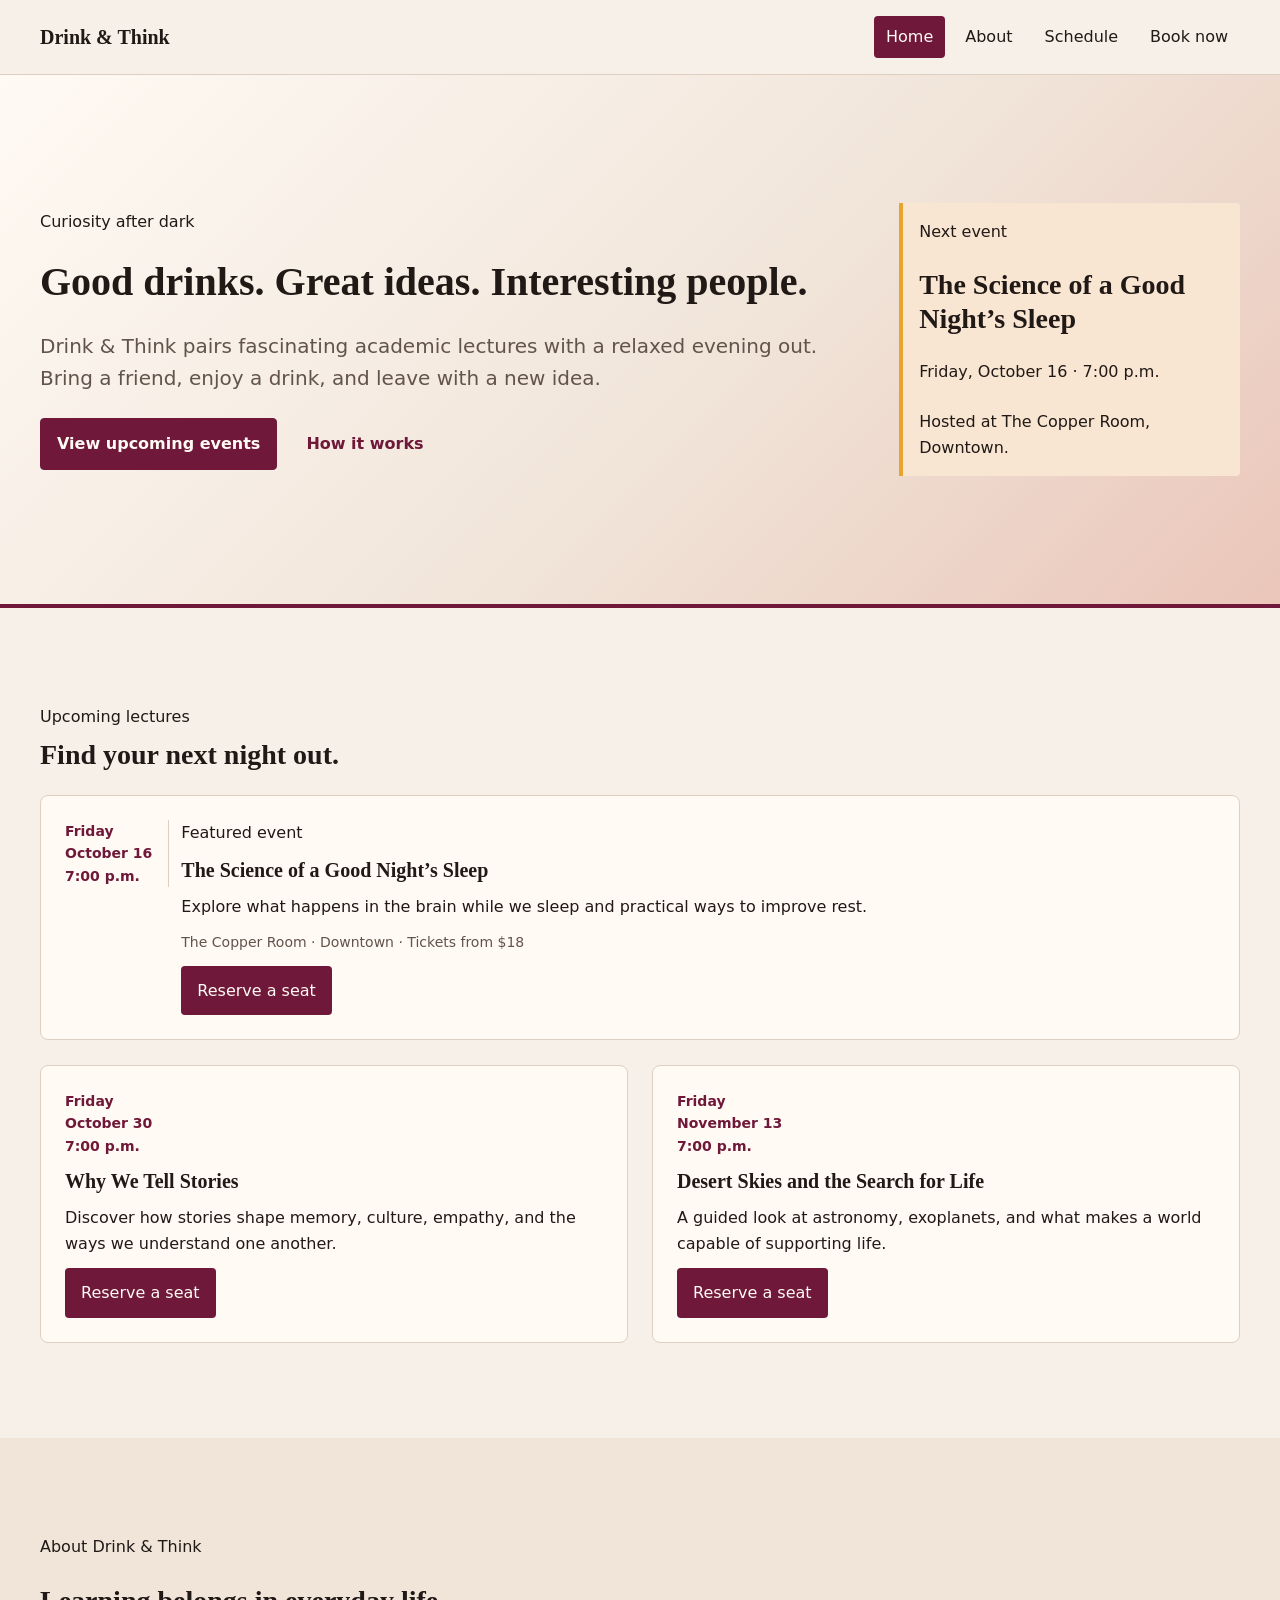
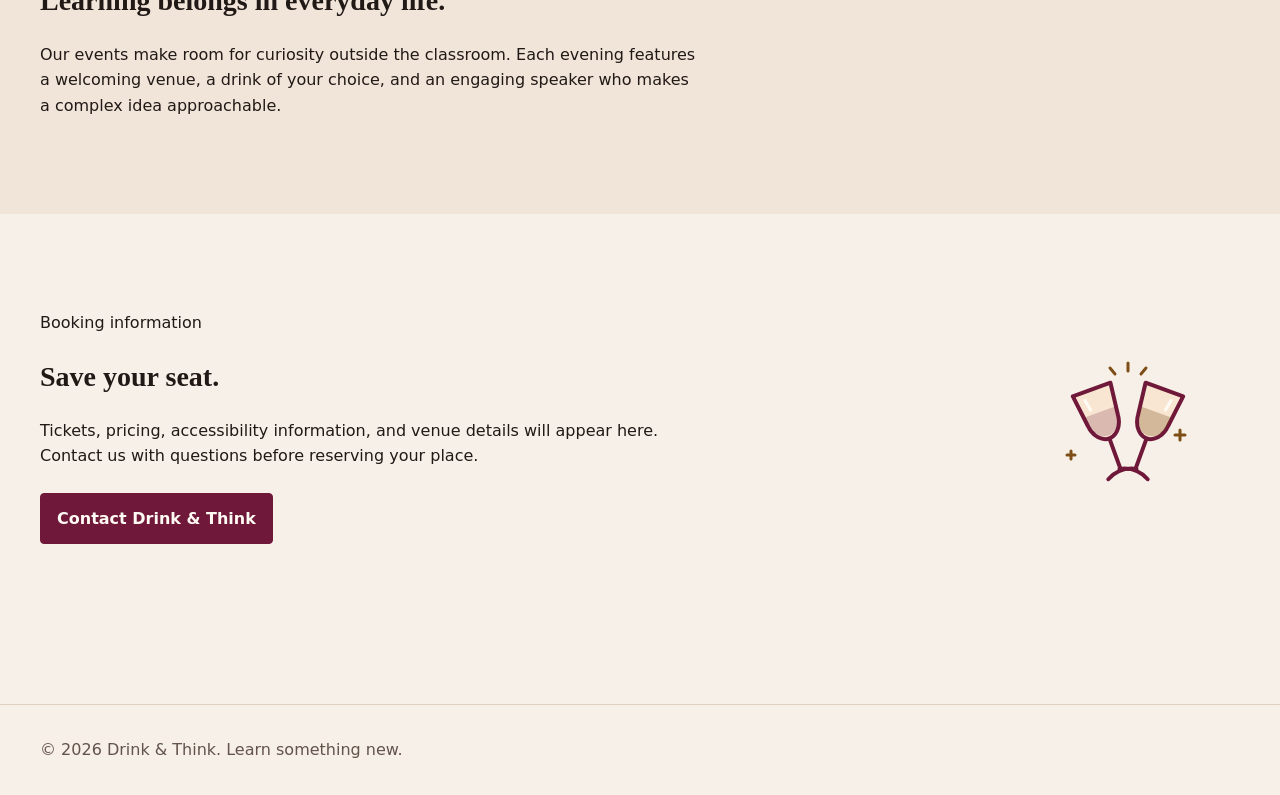
<file: index.html>
<!doctype html>
<html lang="en">
  <head>
    <meta charset="UTF-8" />
    <meta name="viewport" content="width=device-width, initial-scale=1.0" />
    <title>Drink &amp; Think | Academic Lectures and a Night Out</title>
    <meta
      name="description"
      content="Explore the Drink &amp; Think capstone concept: academic lectures, relaxed conversation, and sample events about sleep, storytelling, and astronomy."
    />
    <link
      rel="canonical"
      href="https://harleyqmyerr.github.io/DrinkandThink/"
    />
    <link rel="stylesheet" href="style.css" />
  </head>

  <body>
    <a class="skip-link" href="#main-content">Skip to main content</a>
    <header class="site-header">
      <div class="l-container site-nav">
        <a class="site-logo" href="index.html">Drink & Think</a>

        <nav aria-label="Main navigation">
          <ul class="site-nav__list">
            <li>
              <a class="site-nav__link" aria-current="page" href="index.html"
                >Home</a
              >
            </li>
            <li><a class="site-nav__link" href="about.html">About</a></li>
            <li><a class="site-nav__link" href="schedule.html">Schedule</a></li>
            <li><a class="site-nav__link" href="contact.html">Book now</a></li>
          </ul>
        </nav>
      </div>
    </header>

    <main id="main-content" tabindex="-1">
      <section class="hero">
        <div class="l-container hero__layout">
          <div class="l-stack">
            <p class="eyebrow">Curiosity after dark</p>
            <h1>Good drinks. Great ideas. Interesting people.</h1>
            <p class="hero__text">
              Drink & Think pairs fascinating academic lectures with a relaxed
              evening out. Bring a friend, enjoy a drink, and leave with a new
              idea.
            </p>
            <div class="l-cluster">
              <a class="button" href="schedule.html">View upcoming events</a>
              <a class="button button--secondary" href="#about">How it works</a>
            </div>
          </div>

          <aside class="callout l-stack" aria-labelledby="next-event-heading">
            <p class="eyebrow">Next event</p>
            <h2 id="next-event-heading">The Science of a Good Night’s Sleep</h2>
            <p>Friday, October 16 · 7:00 p.m.</p>
            <p>Hosted at The Copper Room, Downtown.</p>
          </aside>
        </div>
      </section>

      <section class="section" id="events">
        <div class="l-container l-stack">
          <div class="section-heading">
            <p class="eyebrow">Upcoming lectures</p>
            <h2>Find your next night out.</h2>
          </div>

          <!-- Wide context: direct child of the main content container -->
          <article class="event-card">
            <div class="event-card__layout">
              <div class="event-card__date">
                <p>Friday</p>
                <time datetime="2026-10-16">October 16</time>
                <p>7:00 p.m.</p>
              </div>

              <div class="event-card__content">
                <p class="eyebrow">Featured event</p>
                <h3>The Science of a Good Night’s Sleep</h3>
                <p>
                  Explore what happens in the brain while we sleep and practical
                  ways to improve rest.
                </p>
                <p class="event-card__details">
                  The Copper Room · Downtown · Tickets from $18
                </p>
                <a class="event-card__link" href="#booking">Reserve a seat</a>
              </div>
            </div>
          </article>

          <!-- Narrower contexts: each event card is inside the schedule grid -->
          <div class="l-grid">
            <article class="event-card">
              <div class="event-card__layout">
                <div class="event-card__date">
                  <p>Friday</p>
                  <time datetime="2026-10-30">October 30</time>
                  <p>7:00 p.m.</p>
                </div>

                <div class="event-card__content">
                  <h3>Why We Tell Stories</h3>
                  <p>
                    Discover how stories shape memory, culture, empathy, and the
                    ways we understand one another.
                  </p>
                  <a class="event-card__link" href="#booking">Reserve a seat</a>
                </div>
              </div>
            </article>

            <article class="event-card">
              <div class="event-card__layout">
                <div class="event-card__date">
                  <p>Friday</p>
                  <time datetime="2026-11-13">November 13</time>
                  <p>7:00 p.m.</p>
                </div>

                <div class="event-card__content">
                  <h3>Desert Skies and the Search for Life</h3>
                  <p>
                    A guided look at astronomy, exoplanets, and what makes a
                    world capable of supporting life.
                  </p>
                  <a class="event-card__link" href="#booking">Reserve a seat</a>
                </div>
              </div>
            </article>
          </div>
        </div>
      </section>

      <section class="section section--muted" id="about">
        <div class="l-container l-stack">
          <p class="eyebrow">About Drink & Think</p>
          <h2>Learning belongs in everyday life.</h2>
          <p class="measure">
            Our events make room for curiosity outside the classroom. Each
            evening features a welcoming venue, a drink of your choice, and an
            engaging speaker who makes a complex idea approachable.
          </p>
        </div>
      </section>

      <section class="section" id="booking">
        <div class="l-container l-stack">
          <p class="eyebrow">Booking information</p>
          <h2>Save your seat.</h2>
          <p class="measure">
            Tickets, pricing, accessibility information, and venue details will
            appear here. Contact us with questions before reserving your place.
          </p>
          <a class="button" href="contact.html">Contact Drink &amp; Think</a>
          <img
            class="cheers-decoration"
            src="Assets/cheers.svg"
            alt=""
            width="160"
            height="160"
          />
        </div>
      </section>
    </main>

    <footer class="site-footer">
      <div class="l-container">
        <p>© 2026 Drink & Think. Learn something new.</p>
      </div>
    </footer>
  </body>
</html>
</file>
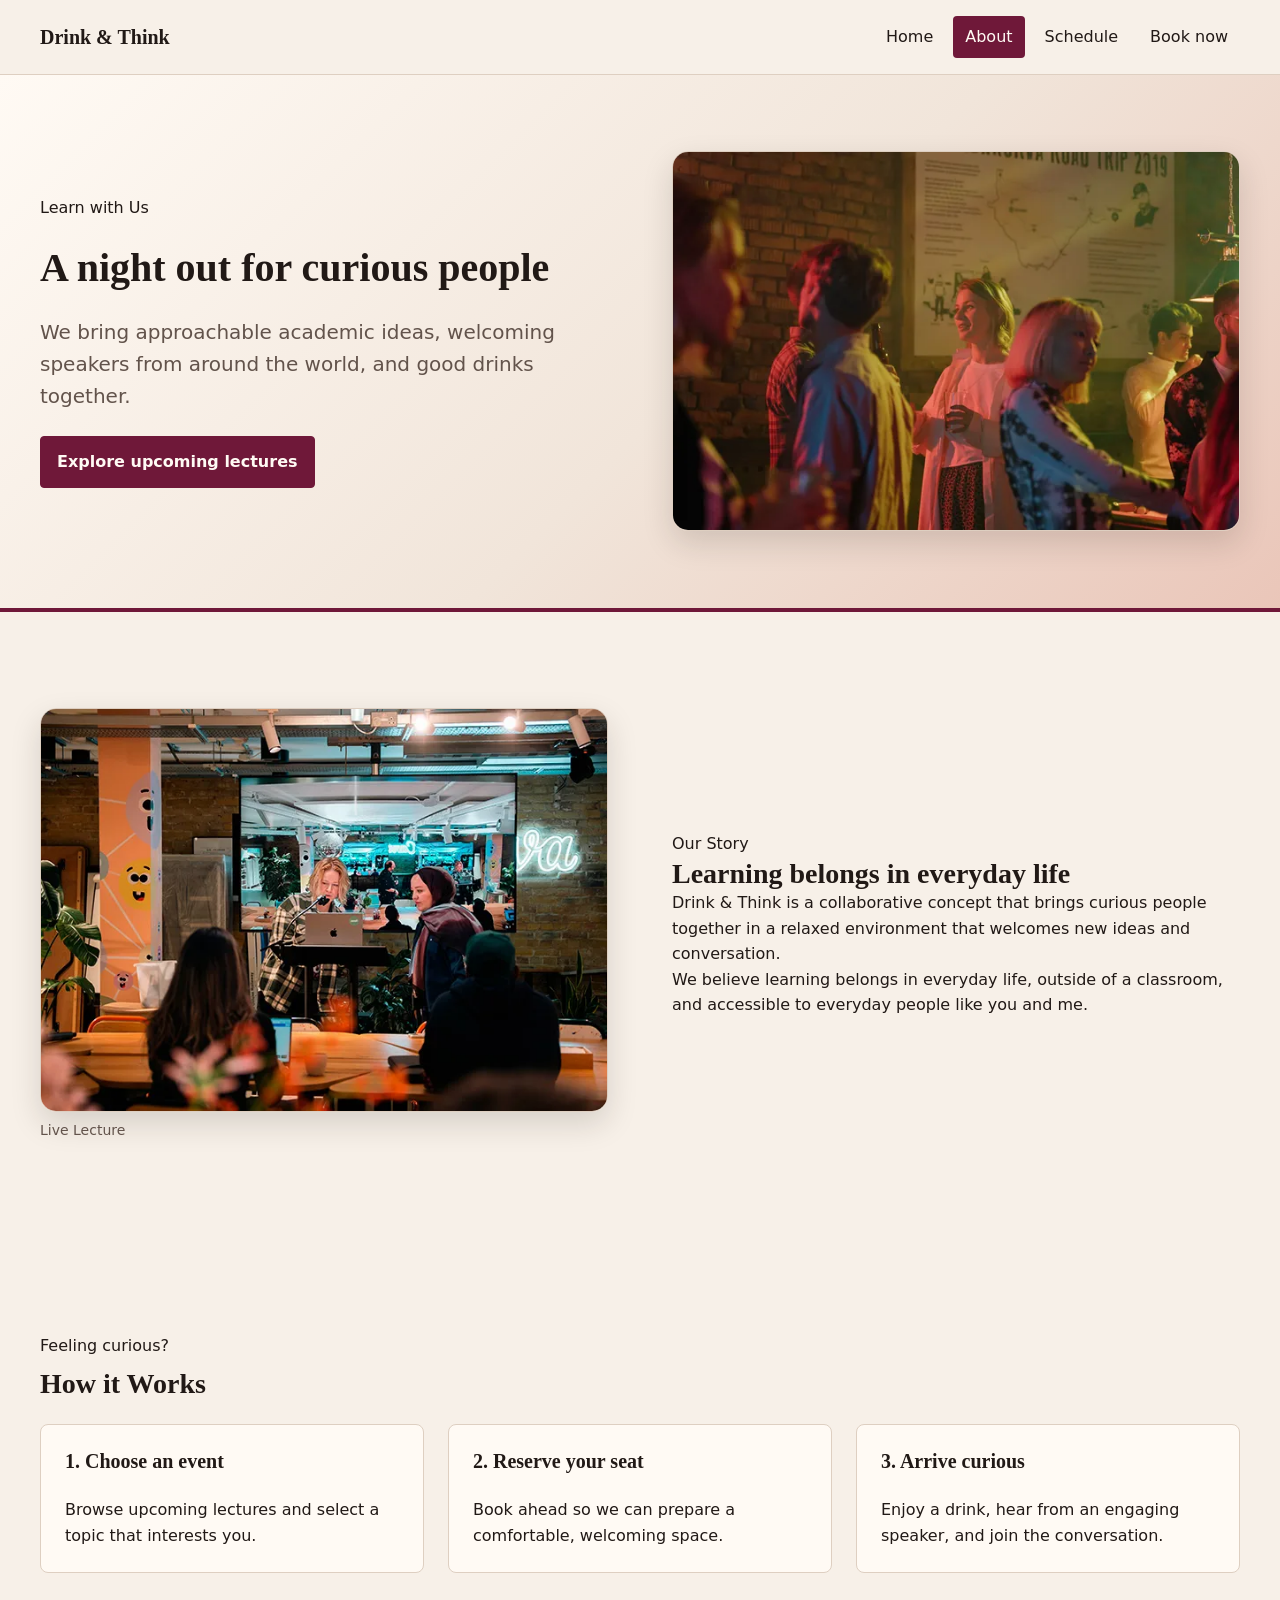
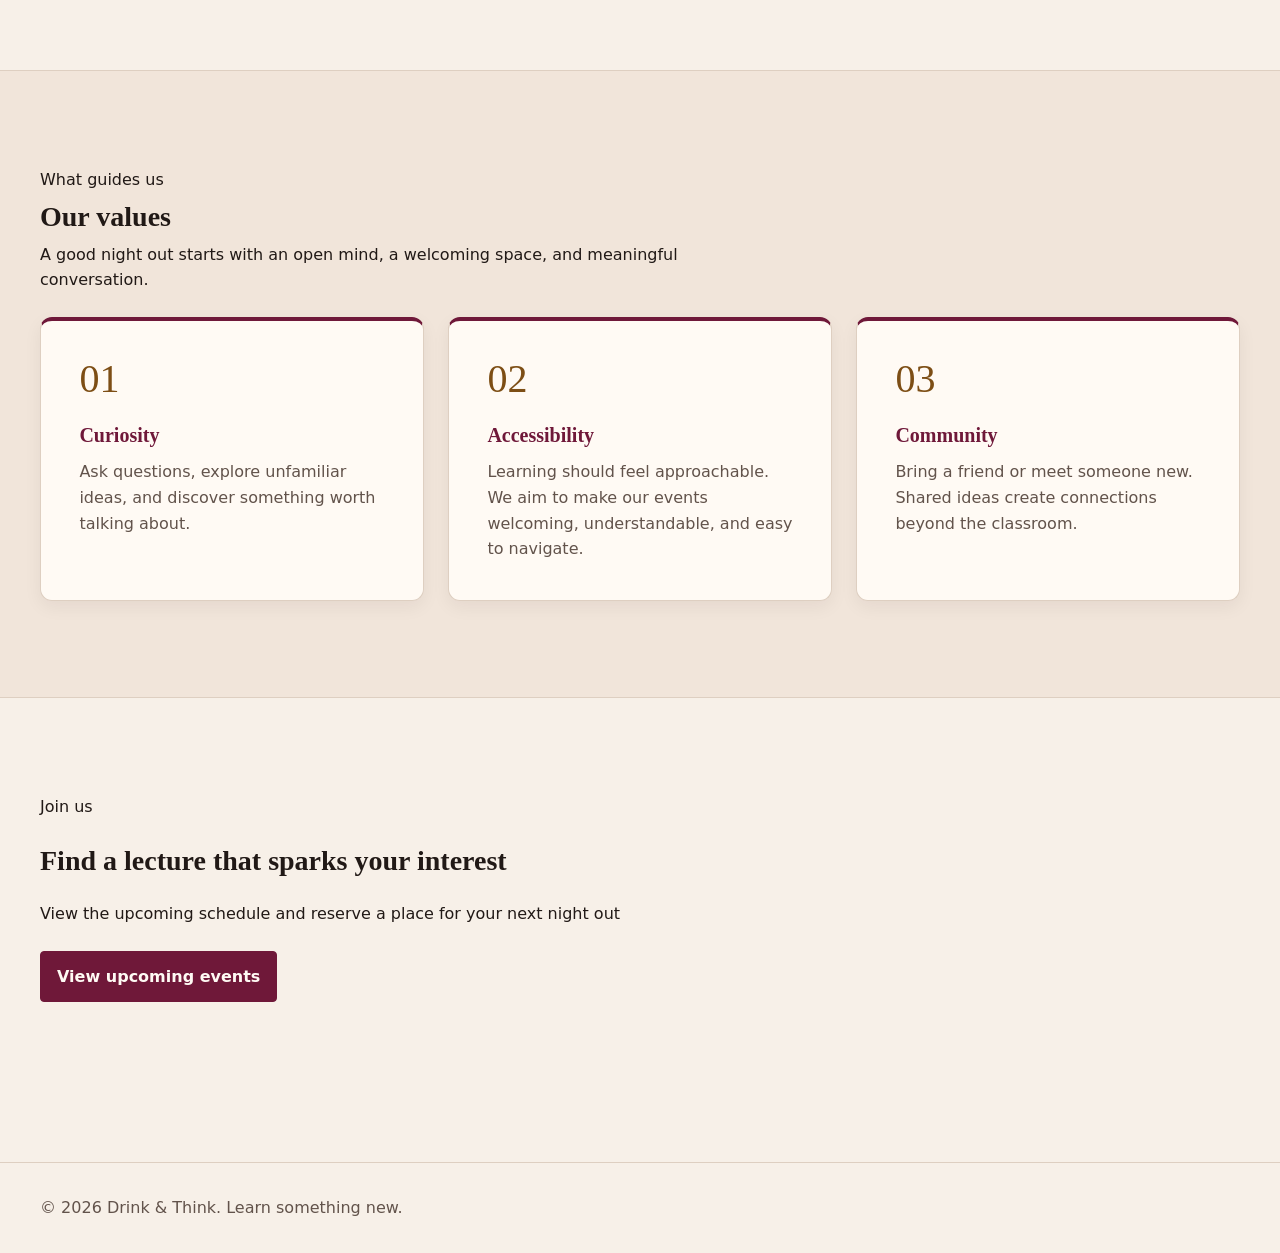
<file: about.html>
<!doctype html>
<html lang="en">
  <head>
    <meta charset="UTF-8" />
    <meta name="viewport" content="width=device-width, initial-scale=1.0" />
    <title>About Drink &amp; Think | Our Story and Values</title>
    <meta
      name="description"
      content="Learn about Drink &amp; Think, how a lecture evening works, and the curiosity, accessibility, and community values behind this capstone concept."
    />
    <link
      rel="canonical"
      href="https://harleyqmyerr.github.io/DrinkandThink/about.html"
    />

    <link rel="stylesheet" href="style.css" />
  </head>
  <body>
    <a class="skip-link" href="#main-content">Skip to main content</a>
    <header class="site-header">
      <div class="l-container site-nav">
        <a class="site-logo" href="index.html">Drink & Think</a>

        <nav aria-label="Main navigation">
          <ul class="site-nav__list">
            <li>
              <a class="site-nav__link" href="index.html">Home</a>
            </li>
            <li>
              <a class="site-nav__link" aria-current="page" href="about.html"
                >About</a
              >
            </li>
            <li>
              <a class="site-nav__link" href="schedule.html">Schedule</a>
            </li>
            <li>
              <a class="site-nav__link" href="contact.html">Book now</a>
            </li>
          </ul>
        </nav>
      </div>
    </header>
    <!-- Hero section -->
    <main id="main-content" tabindex="-1">
      <section class="hero" id="about-hero">
        <div class="l-container about-hero__layout">
          <div class="l-stack">
            <p class="eyebrow">Learn with Us</p>
            <h1>A night out for curious people</h1>

            <p class="hero__text">
              We bring approachable academic ideas, welcoming speakers from
              around the world, and good drinks together.
            </p>

            <a class="button" href="schedule.html">Explore upcoming lectures</a>
          </div>

          <picture class="about-hero__photo">
            <source
              type="image/webp"
              srcset="
                Assets/community-event-640.webp   640w,
                Assets/community-event-960.webp   960w,
                Assets/community-event-1440.webp 1440w
              "
              sizes="(min-width: 48rem) 50vw, 100vw"
            />
            <img
              src="Assets/community-event.jpg"
              width="1440"
              height="960"
              alt="People chatting and enjoying drinks at a warmly lit gathering"
            />
          </picture>
        </div>
      </section>
      <!-- introduction and more info -->
      <section class="section">
        <div class="l-container l-stack our-story">
          <div class="text-wrapper">
            <p class="eyebrow">Our Story</p>
            <h2 id="our-story-heading">Learning belongs in everyday life</h2>
            <p>
              Drink &amp; Think is a collaborative concept that brings curious
              people together in a relaxed environment that welcomes new ideas
              and conversation.
            </p>
            <p>
              We believe learning belongs in everyday life, outside of a
              classroom, and accessible to everyday people like you and me.
            </p>
          </div>
          <!--
          Asset: Featured Drink and Think event photo
          Source: Pexels - Viridiana Rivera
          License or permission: Pexels License (free use)
          Purpose: Shows the welcoming lecture-and-social atmosphere of the featured event.
          Formats: JPG exported at 640w, 960w, and 1440w.
          Art direction: The same wide event composition remains understandable at all
          responsive widths, so separate crops are not needed.
        -->
          <figure class="event-card__media">
            <picture>
              <source
                type="image/webp"
                srcset="
                  Assets/about-hero-640.webp    640w,
                  Assets/about-hero-960w.webp   960w,
                  Assets/about-hero-1440w.webp 1440w
                "
                sizes="(min-width: 48rem) 36rem, calc(100vw - 2rem)"
              />
              <img
                src="Assets/about-hero-960w.jpg"
                srcset="
                  Assets/about-hero-640.jpg    640w,
                  Assets/about-hero-960w.jpg   960w,
                  Assets/about-hero-1440w.jpg 1440w
                "
                sizes="(min-width: 48rem) 36rem, calc(100vw - 2rem)"
                width="960"
                height="683"
                alt="People gathered around tables in a lit cafe"
                loading="lazy"
              />
            </picture>
            <figcaption>Live Lecture</figcaption>
          </figure>
        </div>
      </section>

      <!-- How it works -->
      <section class="section">
        <div class="l-container l-stack">
          <div class="section-heading">
            <p class="eyebrow">Feeling curious?</p>
            <h2 id="how-it-works-heading">How it Works</h2>
          </div>

          <div class="event-grid">
            <article class="event-card l-stack">
              <h3>1. Choose an event</h3>
              <p>
                Browse upcoming lectures and select a topic that interests you.
              </p>
            </article>

            <article class="event-card l-stack">
              <h3>2. Reserve your seat</h3>
              <p>
                Book ahead so we can prepare a comfortable, welcoming space.
              </p>
            </article>

            <article class="event-card l-stack">
              <h3>3. Arrive curious</h3>
              <p>
                Enjoy a drink, hear from an engaging speaker, and join the
                conversation.
              </p>
            </article>
          </div>
        </div>
      </section>

      <!-- Values -->
      <section class="section values-section" aria-labelledby="values-heading">
        <div class="l-container l-stack">
          <div class="section-heading">
            <p class="eyebrow">What guides us</p>
            <h2 id="values-heading">Our values</h2>
            <p class="measure">
              A good night out starts with an open mind, a welcoming space, and
              meaningful conversation.
            </p>
          </div>

          <div class="values-grid">
            <article class="value-card">
              <span class="value-card__number" aria-hidden="true">01</span>
              <h3>Curiosity</h3>
              <p>
                Ask questions, explore unfamiliar ideas, and discover something
                worth talking about.
              </p>
            </article>

            <article class="value-card">
              <span class="value-card__number" aria-hidden="true">02</span>
              <h3>Accessibility</h3>
              <p>
                Learning should feel approachable. We aim to make our events
                welcoming, understandable, and easy to navigate.
              </p>
            </article>

            <article class="value-card">
              <span class="value-card__number" aria-hidden="true">03</span>
              <h3>Community</h3>
              <p>
                Bring a friend or meet someone new. Shared ideas create
                connections beyond the classroom.
              </p>
            </article>
          </div>
        </div>
      </section>

      <!-- CTA -->
      <section class="section">
        <div class="l-container l-stack">
          <p class="eyebrow">Join us</p>
          <h2 id="cta-heading">Find a lecture that sparks your interest</h2>
          <p>
            View the upcoming schedule and reserve a place for your next night
            out
          </p>
          <a href="schedule.html" class="button">View upcoming events</a>
        </div>
      </section>
    </main>

    <!-- footer -->
    <footer class="site-footer">
      <div class="l-container">
        <p>© 2026 Drink & Think. Learn something new.</p>
      </div>
    </footer>
  </body>
</html>
</file>
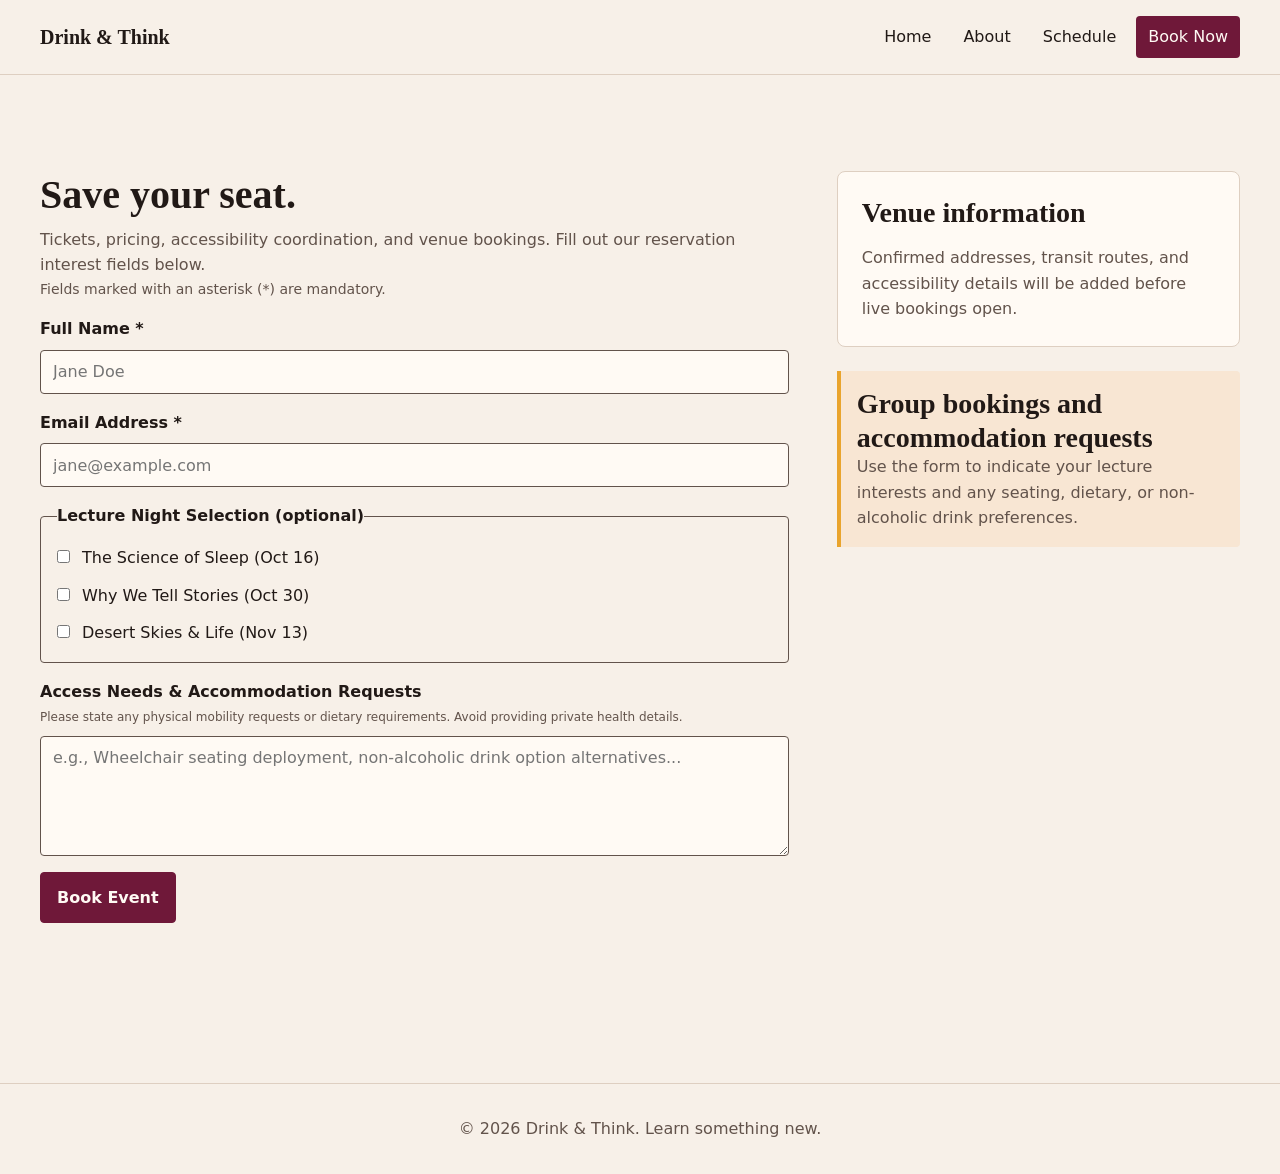
<file: contact.html>
<!doctype html>
<html lang="en-US">
  <head>
    <meta charset="UTF-8" />
    <meta name="viewport" content="width=device-width, initial-scale=1.0" />
    <title>Booking &amp; Contact | Drink &amp; Think</title>
    <meta
      name="description"
      content="Explore Drink &amp; Think reservation interests, select lecture nights, and indicate seating, dietary, or accessibility preferences."
    />
    <link
      rel="canonical"
      href="https://harleyqmyerr.github.io/DrinkandThink/contact.html"
    />
    <link rel="stylesheet" href="style.css" />
  </head>
  <body>
    <a class="skip-link" href="#main-content">Skip to main content</a>
    <!-- GLOBAL STRUCTURE: TOP NAVIGATION HEADER -->
    <header class="site-header">
      <div class="l-container">
        <nav class="site-nav" aria-label="Main Navigation">
          <a href="index.html" class="site-logo">Drink &amp; Think</a>
          <ul class="site-nav__list">
            <li><a href="index.html" class="site-nav__link">Home</a></li>
            <li><a href="about.html" class="site-nav__link">About</a></li>
            <li><a href="schedule.html" class="site-nav__link">Schedule</a></li>
            <li>
              <a href="contact.html" class="site-nav__link" aria-current="page"
                >Book Now</a
              >
            </li>
          </ul>
        </nav>
      </div>
    </header>

    <!-- MAIN SYSTEM CONTEXT -->
    <main id="main-content" tabindex="-1" class="l-container section">
      <div class="contact-two-column-layout">
        <!-- FORM COLUMN -->
        <section
          aria-labelledby="form-heading"
          class="l-stack"
          style="--stack-space: var(--space-4)"
        >
          <header class="section-heading">
            <h1 id="form-heading">Save your seat.</h1>
            <p class="u-text-muted">
              Tickets, pricing, accessibility coordination, and venue bookings.
              Fill out our reservation interest fields below.
            </p>
          </header>

          <!-- NATIVE ACCESSIBLE HTML FORM ELEMENT -->
          <dialog open class="form-demo" aria-labelledby="form-heading">
            <form
              method="dialog"
              class="l-stack"
              style="--stack-space: var(--space-4)"
              aria-describedby="form-mandatory-hint"
            >
              <p
                id="form-mandatory-hint"
                class="u-text-muted"
                style="font-size: var(--fs-sm)"
              >
                Fields marked with an asterisk (<span aria-hidden="true">*</span
                >) are mandatory.
              </p>

              <div class="form-field">
                <label class="form-field__label" for="contact-name"
                  >Full Name <span aria-hidden="true">*</span></label
                >
                <input
                  class="form-field__input"
                  type="text"
                  id="contact-name"
                  name="name"
                  required
                  aria-required="true"
                  autocomplete="name"
                  placeholder="Jane Doe"
                />
              </div>

              <div class="form-field">
                <label class="form-field__label" for="contact-email"
                  >Email Address <span aria-hidden="true">*</span></label
                >
                <input
                  class="form-field__input"
                  type="email"
                  id="contact-email"
                  name="email"
                  required
                  aria-required="true"
                  autocomplete="email"
                  placeholder="jane@example.com"
                />
              </div>

              <!-- EVENT SELECTION FIELD (C9 SEGMETATION) -->
              <fieldset class="form-fieldset">
                <legend class="form-field__label">
                  Lecture Night Selection (optional)
                </legend>
                <div class="form-checkbox-group">
                  <label class="form-checkbox-label">
                    <input
                      type="checkbox"
                      name="lecture-interest"
                      value="sleep"
                    />
                    The Science of Sleep (Oct 16)
                  </label>
                  <label class="form-checkbox-label">
                    <input
                      type="checkbox"
                      name="lecture-interest"
                      value="stories"
                    />
                    Why We Tell Stories (Oct 30)
                  </label>
                  <label class="form-checkbox-label">
                    <input
                      type="checkbox"
                      name="lecture-interest"
                      value="skies"
                    />
                    Desert Skies &amp; Life (Nov 13)
                  </label>
                </div>
              </fieldset>

              <!-- ACCESS NEEDS TEXT FIELD (C10 ACCESS NEEDS FIELD) -->
              <div class="form-field">
                <label class="form-field__label" for="contact-accomm"
                  >Access Needs &amp; Accommodation Requests</label
                >
                <span
                  id="accomm-desc"
                  class="u-text-muted"
                  style="
                    font-size: var(--fs-xs);
                    margin-top: calc(var(--space-1) * -1);
                  "
                  >Please state any physical mobility requests or dietary
                  requirements. Avoid providing private health details.</span
                >
                <textarea
                  class="form-field__input form-field__textarea"
                  id="contact-accomm"
                  name="accommodations"
                  aria-describedby="accomm-desc"
                  rows="4"
                  placeholder="e.g., Wheelchair seating deployment, non-alcoholic drink option alternatives..."
                ></textarea>
              </div>

              <button type="submit" class="button">Book Event</button>
            </form>
          </dialog>
          <div class="demo-result">
            <p>Demo completed. No booking was sent and no seat was reserved.</p>
            <a href="contact.html">Try the demo again</a>
          </div>
        </section>

        <!-- VISUAL SIDEBAR INFO COLUMN -->
        <aside
          class="contact-sidebar-info l-stack"
          style="--stack-space: var(--space-5)"
        >
          <!-- STYLED RESERVED MAP PHOTO AREA -->
          <article class="venue-map-card">
            <div class="venue-map-card__body">
              <h2>Venue information</h2>
              <p class="u-text-muted">
                Confirmed addresses, transit routes, and accessibility details
                will be added before live bookings open.
              </p>
            </div>
          </article>

          <div class="callout">
            <h2>Group bookings and accommodation requests</h2>
            <p class="u-text-muted">
              Use the form to indicate your lecture interests and any seating,
              dietary, or non-alcoholic drink preferences.
            </p>
          </div>
        </aside>
      </div>
    </main>

    <!-- GLOBAL FOOTER SYSTEM -->
    <footer class="site-footer">
      <div class="l-container u-text-center">
        <p>&copy; 2026 Drink &amp; Think. Learn something new.</p>
      </div>
    </footer>
  </body>
</html>
</file>
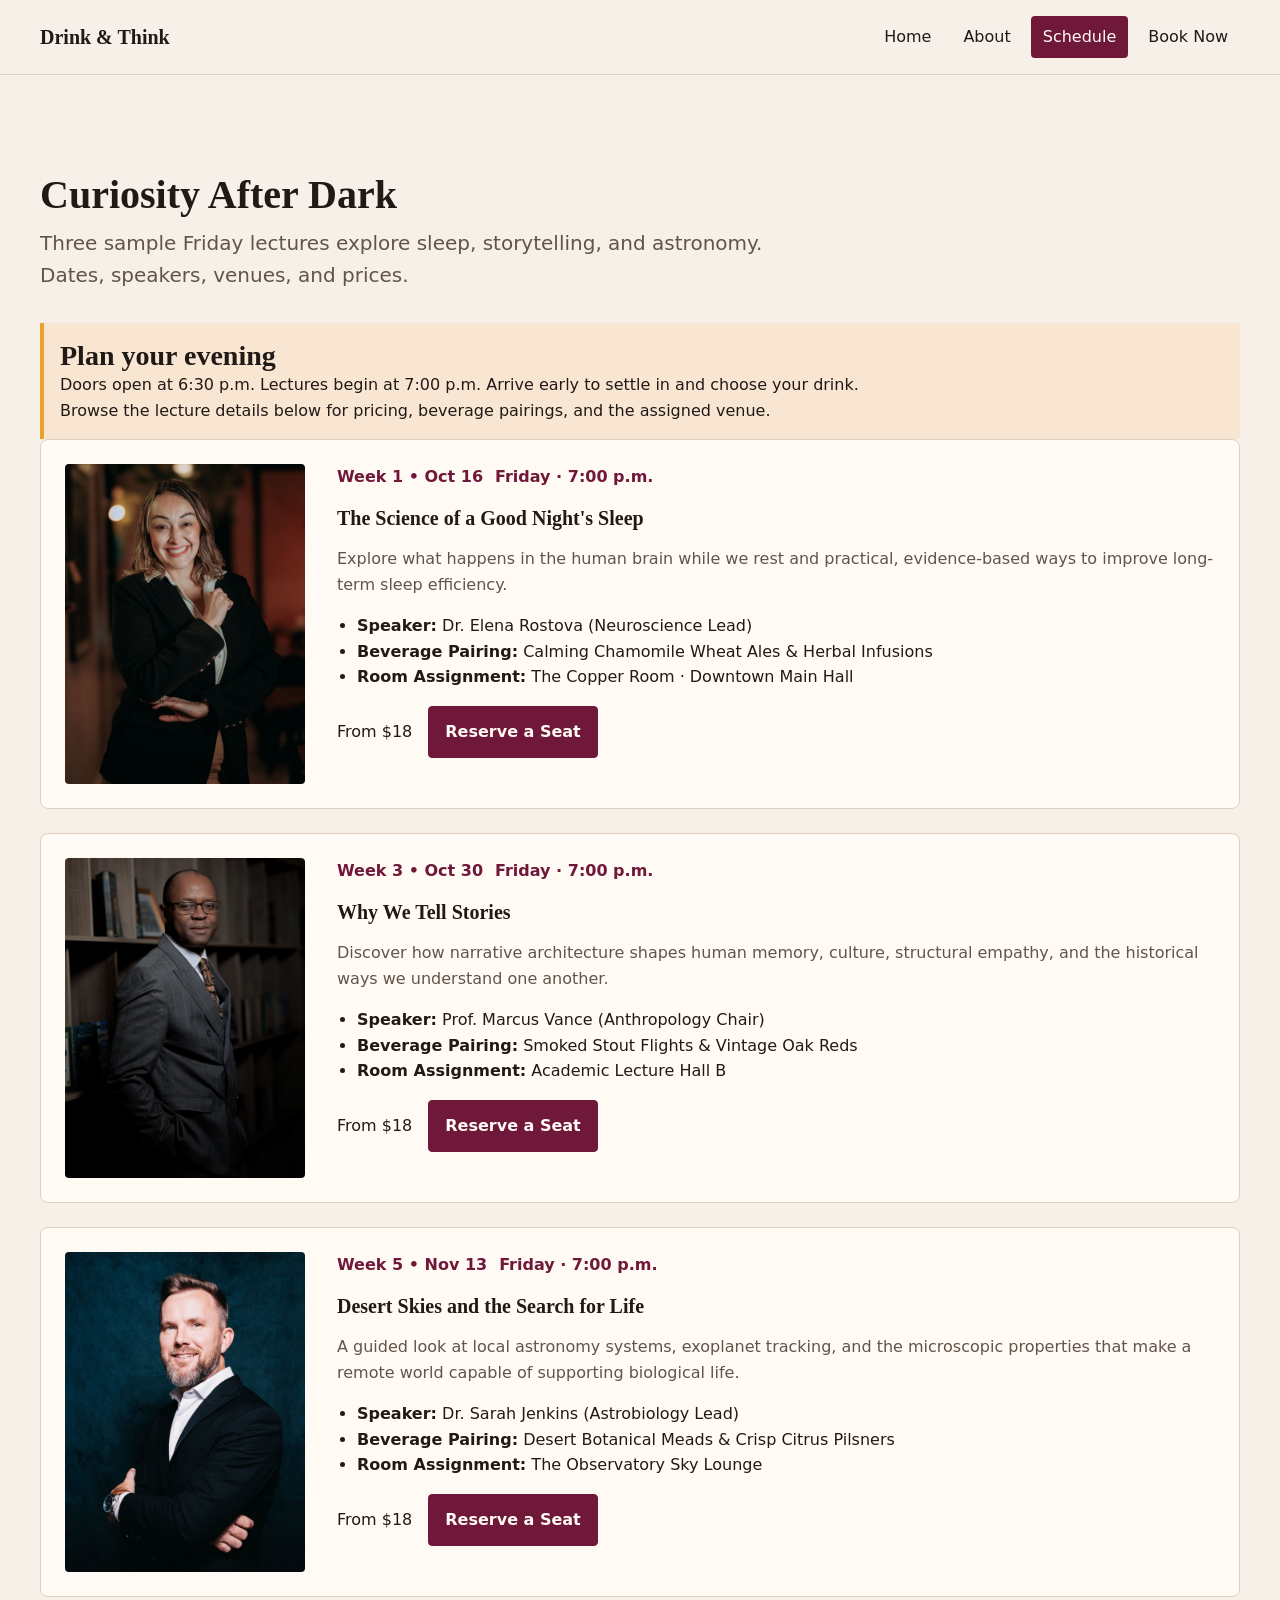
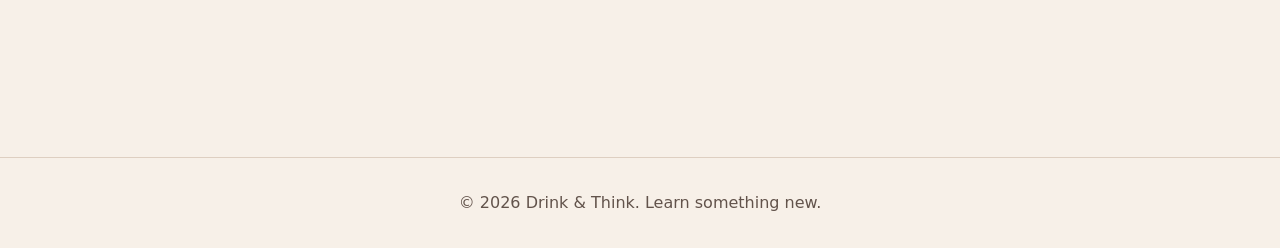
<file: schedule.html>
<!doctype html>
<html lang="en-US">
  <head>
    <meta charset="UTF-8" />
    <meta name="viewport" content="width=device-width, initial-scale=1.0" />
    <title>Lecture Schedule | Drink &amp; Think</title>
    <meta
      name="description"
      content="Browse three sample Drink &amp; Think lectures on sleep, storytelling, and astronomy, with speaker profiles, beverage pairings, dates, and pricing."
    />
    <link rel="stylesheet" href="style.css" />
    <meta property="og:title" content="Lecture Schedule | Drink &amp; Think" />
    <meta
      property="og:description"
      content="Explore three sample lectures on sleep, storytelling, and astronomy in this Drink &amp; Think capstone concept."
    />
    <meta property="og:type" content="website" />
    <meta
      property="og:url"
      content="https://harleyqmyerr.github.io/DrinkandThink/schedule.html"
    />
    <meta
      property="og:image"
      content="https://harleyqmyerr.github.io/DrinkandThink/Assets/drink-and-think-schedule-social.jpg"
    />
    <meta property="og:site_name" content="Drink &amp; Think" />
    <meta
      property="og:image:alt"
      content="Drink &amp; Think lecture schedule: sleep, stories, and astronomy."
    />
    <meta property="og:image:width" content="1200" />
    <meta property="og:image:height" content="630" />
    <link
      rel="canonical"
      href="https://harleyqmyerr.github.io/DrinkandThink/schedule.html"
    />
  </head>
  <body>
    <a class="skip-link" href="#main-content">Skip to main content</a>
    <!-- GLOBAL STRUCTURE: TOP NAVIGATION HEADER -->
    <header class="site-header">
      <div class="l-container">
        <nav class="site-nav" aria-label="Main Navigation">
          <a href="index.html" class="site-logo">Drink &amp; Think</a>
          <ul class="site-nav__list">
            <li><a href="index.html" class="site-nav__link">Home</a></li>
            <li><a href="about.html" class="site-nav__link">About</a></li>
            <li>
              <a href="schedule.html" class="site-nav__link" aria-current="page"
                >Schedule</a
              >
            </li>
            <li><a href="contact.html" class="site-nav__link">Book Now</a></li>
          </ul>
        </nav>
      </div>
    </header>

    <!-- MAIN SYSTEM CONTEXT -->
    <main id="main-content" tabindex="-1" class="l-container section">
      <div class="l-stack" style="--stack-space: var(--space-6)">
        <!-- HEADER CONTEXT -->
        <div class="section-heading">
          <h1>Curiosity After Dark</h1>
          <p class="hero__text">
            Three sample Friday lectures explore sleep, storytelling, and
            astronomy. Dates, speakers, venues, and prices.
          </p>
        </div>

        <!-- MAIN SEMANTIC CALENDAR MATRIX -->
        <section aria-labelledby="schedule-heading">
          <aside class="callout" aria-labelledby="evening-details-heading">
            <h2 id="evening-details-heading">Plan your evening</h2>
            <p>
              Doors open at 6:30 p.m. Lectures begin at 7:00 p.m. Arrive early
              to settle in and choose your drink.
            </p>
            <p>
              Browse the lecture details below for pricing, beverage pairings,
              and the assigned venue.
            </p>
          </aside>
          <h2 id="schedule-heading" class="u-visually-hidden">
            Chronological Event Timeline
          </h2>

          <div
            class="schedule-timeline-container l-stack"
            style="--stack-space: var(--space-5)"
          >
            <!-- EVENT BLOCK 1: WEEK 1 FEATURED -->
            <article class="schedule-item-card">
              <!-- STYLED RESERVED PHOTO AREA -->
              <figure class="schedule-item-card__photo-frame">
                <img
                  src="Assets/speaker-portrait-sleep.jpg"
                  width="600"
                  height="800"
                  alt="Portrait of a man in a black jacket"
                  loading="lazy"
                />
              </figure>

              <div class="schedule-item-card__content-group">
                <header class="schedule-item-card__meta">
                  <span class="schedule-item-card__date-badge"
                    >Week 1 • Oct 16</span
                  >
                  <span class="schedule-item-card__time"
                    >Friday · 7:00 p.m.</span
                  >
                </header>

                <div class="schedule-item-card__body">
                  <h3>The Science of a Good Night's Sleep</h3>
                  <p class="u-text-muted">
                    Explore what happens in the human brain while we rest and
                    practical, evidence-based ways to improve long-term sleep
                    efficiency.
                  </p>

                  <ul class="schedule-item-card__details-list">
                    <li>
                      <strong>Speaker:</strong> Dr. Elena Rostova (Neuroscience
                      Lead)
                    </li>
                    <li>
                      <strong>Beverage Pairing:</strong> Calming Chamomile Wheat
                      Ales &amp; Herbal Infusions
                    </li>
                    <li>
                      <strong>Room Assignment:</strong> The Copper Room ·
                      Downtown Main Hall
                    </li>
                  </ul>
                </div>

                <div class="schedule-item-card__actions">
                  <span class="schedule-item-card__price">From $18</span>
                  <a href="contact.html" class="button">Reserve a Seat</a>
                </div>
              </div>
            </article>

            <!-- EVENT BLOCK 2: WEEK 3 FEATURED (BI-WEEKLY STAGGER) -->
            <article class="schedule-item-card">
              <figure class="schedule-item-card__photo-frame">
                <img
                  src="Assets/speaker-portrait-astronomy.jpg"
                  width="600"
                  height="800"
                  alt="Illustrative portrait of a woman in a black jacket"
                  loading="lazy"
                />
              </figure>

              <div class="schedule-item-card__content-group">
                <header class="schedule-item-card__meta">
                  <span class="schedule-item-card__date-badge"
                    >Week 3 • Oct 30</span
                  >
                  <span class="schedule-item-card__time"
                    >Friday · 7:00 p.m.</span
                  >
                </header>

                <div class="schedule-item-card__body">
                  <h3>Why We Tell Stories</h3>
                  <p class="u-text-muted">
                    Discover how narrative architecture shapes human memory,
                    culture, structural empathy, and the historical ways we
                    understand one another.
                  </p>

                  <ul class="schedule-item-card__details-list">
                    <li>
                      <strong>Speaker:</strong> Prof. Marcus Vance (Anthropology
                      Chair)
                    </li>
                    <li>
                      <strong>Beverage Pairing:</strong> Smoked Stout Flights
                      &amp; Vintage Oak Reds
                    </li>
                    <li>
                      <strong>Room Assignment:</strong> Academic Lecture Hall B
                    </li>
                  </ul>
                </div>

                <div class="schedule-item-card__actions">
                  <span class="schedule-item-card__price">From $18</span>
                  <a href="contact.html" class="button">Reserve a Seat</a>
                </div>
              </div>
            </article>

            <!-- EVENT BLOCK 3: WEEK 5 FEATURED (BI-WEEKLY STAGGER) -->
            <article class="schedule-item-card">
              <figure class="schedule-item-card__photo-frame">
                <img
                  src="Assets/speaker-portrait-stories.jpg"
                  width="600"
                  height="800"
                  alt="Portrait of a man in a suit"
                  loading="lazy"
                />
              </figure>

              <div class="schedule-item-card__content-group">
                <header class="schedule-item-card__meta">
                  <span class="schedule-item-card__date-badge"
                    >Week 5 • Nov 13</span
                  >
                  <span class="schedule-item-card__time"
                    >Friday · 7:00 p.m.</span
                  >
                </header>

                <div class="schedule-item-card__body">
                  <h3>Desert Skies and the Search for Life</h3>
                  <p class="u-text-muted">
                    A guided look at local astronomy systems, exoplanet
                    tracking, and the microscopic properties that make a remote
                    world capable of supporting biological life.
                  </p>

                  <ul class="schedule-item-card__details-list">
                    <li>
                      <strong>Speaker:</strong> Dr. Sarah Jenkins (Astrobiology
                      Lead)
                    </li>
                    <li>
                      <strong>Beverage Pairing:</strong> Desert Botanical Meads
                      &amp; Crisp Citrus Pilsners
                    </li>
                    <li>
                      <strong>Room Assignment:</strong> The Observatory Sky
                      Lounge
                    </li>
                  </ul>
                </div>

                <div class="schedule-item-card__actions">
                  <span class="schedule-item-card__price">From $18</span>
                  <a href="contact.html" class="button">Reserve a Seat</a>
                </div>
              </div>
            </article>
          </div>
        </section>
      </div>
    </main>

    <!-- GLOBAL FOOTER SYSTEM -->
    <footer class="site-footer">
      <div class="l-container u-text-center">
        <p>&copy; 2026 Drink &amp; Think. Learn something new.</p>
      </div>
    </footer>
  </body>
</html>
</file>
<file: style.css>
/*
  Capstone Deliverable: Media and Typography Optimization Build 

  AI disclosure
  -------------
  I used AI to help interpret the assignment requirements, review my existing responsive layout and typography system,
   and identify accessibility, performance, and layout-stability checks (checklist layout).
  I reviewed the recommendations, verified the final asset details and test results myself, 
  and decided which changes to include in the project.

*/

@layer reset, base, layout, components, utilities, states, overrides, print;

@layer reset {
  *,
  *::before,
  *::after {
    box-sizing: border-box;
    margin: 0;
    padding: 0;
  }

  html {
    scroll-behavior: smooth;
  }

  img,
  picture,
  svg,
  video {
    display: block;
    max-width: 100%;
  }

  input,
  button,
  textarea,
  select {
    font: inherit;
    cursor: pointer;
  }
}

@layer base {
  :root {
    /* Color */
    --clr-primary: #f7f0e8;
    --clr-surface: #fffaf4;
    --clr-text-main: #211916;
    --clr-text-second: #62534b;
    --clr-burgundy: #6f1839;
    --clr-burgundy-dark: #4f0d27;
    --clr-gold: #7d4e15;
    --clr-border: #decfc1;
    --clr-focus: #005fcc;
    --clr-callout-bg: #f8e6d3;
    --clr-callout-border: #e9a42d;

    --clr-bg-primary: var(--clr-primary);
    --clr-text-primary: var(--clr-text-main);
    --clr-text-muted: var(--clr-text-second);
    --clr-action: var(--clr-burgundy);
    --clr-action-hover: var(--clr-burgundy-dark);

    /* Typography */
    --ff-academic: Georgia, serif;
    --ff-sans: "Segoe UI", system-ui, sans-serif;
    --fs-xs: 0.75rem;
    --fs-sm: 0.875rem;
    --fs-base: 1rem;
    --fs-md: 1.25rem;
    --fs-lg: 1.75rem;
    --fs-xl: 2.5rem;
    --lh-tight: 1.2;
    --lh-body: 1.6;
    /*
  Fonts use local system fallbacks only. No external web fonts are requested,
  so there is no font-download delay or font-related layout shift.
*/
    /* Spacing and shape */
    --space-1: 0.25rem;
    --space-2: 0.5rem;
    --space-3: 0.75rem;
    --space-4: 1rem;
    --space-5: 1.5rem;
    --space-6: 2rem;
    --space-7: 3rem;
    --space-8: 4rem;
    --radius-sm: 4px;
    --radius-md: 8px;
    --radius-pill: 999px;
    --max-width-desktop: 75rem;

    /* Interaction */
    --focus-ring: 3px solid var(--clr-focus);
    --focus-offset: 3px;
    --transition-fast: 150ms ease-in-out;
    --transition-smooth: 250ms cubic-bezier(0.4, 0, 0.2, 1);
  }

  body {
    background-color: var(--clr-bg-primary);
    color: var(--clr-text-primary);
    font-family: var(--ff-sans);
    font-size: var(--fs-base);
    line-height: var(--lh-body);
    min-block-size: 100vh;
    overflow-x: clip;
  }

  h1,
  h2,
  h3 {
    color: var(--clr-text-primary);
    font-family: var(--ff-academic);
    line-height: var(--lh-tight);
  }

  h1 {
    font-size: var(--fs-xl);
  }

  h2 {
    font-size: var(--fs-lg);
  }

  h3 {
    font-size: var(--fs-md);
  }

  a {
    color: var(--clr-action);
    text-underline-offset: 0.15em;
  }

  :focus-visible {
    outline: var(--focus-ring);
    outline-offset: var(--focus-offset);
  }
}

@layer layout {
  .l-container {
    inline-size: min(100% - 2rem, var(--max-width-desktop));
    margin-inline: auto;
  }

  .l-stack > * + * {
    margin-block-start: var(--stack-space, var(--space-5));
  }

  .l-cluster {
    align-items: center;
    display: flex;
    flex-wrap: wrap;
    gap: var(--space-3);
  }

  .section {
    padding-block: clamp(var(--space-7), 8vw, 6rem);
    position: relative;
  }

  /* border designs */
  /* Base style for both SVGs */

  .measure {
    max-inline-size: 65ch;
  }

  /* Grid 1: event cards gain columns only when each has at least 16rem. */
  .l-grid {
    display: grid;
    gap: var(--space-5);
    grid-template-columns: repeat(auto-fit, minmax(min(100%, 16rem), 1fr));
  }

  /* Grid 2: hero text and the event callout share space without fixed widths. */
  .hero__layout {
    align-items: center;
    display: grid;
    gap: clamp(var(--space-6), 7vw, var(--space-8));
    grid-template-columns: minmax(0, 1.4fr) minmax(17rem, 0.6fr);
  }

  .event-grid {
    display: grid;
    gap: var(--space-5);
    grid-template-columns: repeat(auto-fit, minmax(min(100%, 16rem), 1fr));
  }
}

@layer components {
  .site-header {
    border-bottom: 1px solid var(--clr-border);
    padding-block: var(--space-4);
  }

  .site-nav {
    align-items: center;
    display: flex;
    flex-wrap: wrap;
    gap: var(--space-4);
    justify-content: space-between;
  }

  .hero {
    /* background: var(--clr-border); */
    background: linear-gradient(135deg, #fffaf4 0%, #f1e5da 55%, #eac6b9 100%);
    border-block-end: 4px solid var(--clr-burgundy);
    padding-block: clamp(var(--space-8), 10vw, 8rem);
  }

  .hero__text {
    color: var(--clr-text-muted);
    font-size: var(--fs-md);
    max-inline-size: 62ch;
  }

  .section--muted {
    background: #f1e5da;
  }

  .site-logo {
    color: var(--clr-text-primary);
    font-family: var(--ff-academic);
    font-size: var(--fs-md);
    font-weight: 700;
    text-decoration: none;
  }

  .section-heading {
    display: grid;
    gap: var(--space-2);
  }

  .site-nav__list {
    display: flex;
    flex-wrap: wrap;
    gap: var(--space-2);
    list-style: none;
    padding: 0;
  }

  .site-nav__link {
    border-radius: var(--radius-sm);
    color: var(--clr-text-primary);
    display: inline-block;
    padding: var(--space-2) var(--space-3);
    text-decoration: none;
  }

  .button {
    --button-bg: var(--clr-action);
    --button-text: var(--clr-surface);
    --button-padding: var(--space-3) var(--space-4);

    background: var(--button-bg);
    border: 1px solid var(--button-bg);
    border-radius: var(--radius-sm);
    color: var(--button-text);
    display: inline-block;
    font-weight: 700;
    padding: var(--button-padding);
    text-decoration: none;
    transition:
      background-color var(--transition-fast),
      transform var(--transition-fast);
  }

  .button--secondary {
    --button-bg: transparent;
    --button-text: var(--clr-burgundy);
  }

  .event-card {
    background: var(--clr-surface);
    border: 1px solid var(--clr-border);
    border-radius: var(--radius-md);
    padding: var(--space-5);
  }

  .event-card__layout,
  .event-card__content {
    display: grid;
    gap: var(--space-3);
  }

  .event-card__date {
    color: var(--clr-burgundy);
    font-size: var(--fs-sm);
    font-weight: 700;
  }

  .event-card__details {
    color: var(--clr-text-muted);
    font-size: var(--fs-sm);
  }

  .event-card__link {
    background: var(--clr-burgundy);
    border-radius: var(--radius-sm);
    color: var(--clr-surface);
    justify-self: start;
    padding: var(--space-3) var(--space-4);
    text-decoration: none;
  }

  /* Fallback */
  @supports (container-type: inline-size) {
    .event-card {
      container-name: event-card;
      container-type: inline-size;
    }

    @container event-card (min-width: 38rem) {
      .event-card__layout {
        align-items: start;
        grid-template-columns: fit-content(9rem) minmax(0, 1fr);
      }

      .event-card__date {
        border-inline-end: 1px solid var(--clr-border);
        padding-inline-end: var(--space-4);
      }
    }
  }

  .card {
    --card-padding: var(--space-5);
    background: var(--clr-surface);
    border: 1px solid var(--clr-border);
    border-radius: var(--radius-md);
    display: grid;
    gap: var(--space-3);
    padding: var(--card-padding);
  }

  .callout {
    background: var(--clr-callout-bg);
    border-inline-start: 4px solid var(--clr-callout-border);
    border-radius: 0 var(--radius-sm) var(--radius-sm) 0;
    padding: var(--space-4);
  }

  .form-field {
    display: grid;
    gap: var(--space-2);
  }

  .form-field__label {
    font-weight: 700;
  }

  .form-field__input {
    background: var(--clr-surface);
    border: 1px solid var(--clr-border);
    border-radius: var(--radius-sm);
    color: var(--clr-text-primary);
    min-height: 2.75rem;
    padding: var(--space-2) var(--space-3);
  }

  .resource-list {
    border-top: 1px solid var(--clr-border);
    list-style: none;
    padding: 0;
  }

  .resource-list__item {
    border-bottom: 1px solid var(--clr-border);
    padding-block: var(--space-4);
  }

  .site-footer {
    border-top: 1px solid var(--clr-border);
    color: var(--clr-text-muted);
    margin-top: var(--space-8);
    padding-block: var(--space-6);
  }
}

@layer utilities {
  .u-text-center {
    text-align: center;
  }

  .u-text-muted {
    color: var(--clr-text-muted);
  }

  .u-visually-hidden {
    height: 1px;
    margin: -1px;
    overflow: hidden;
    padding: 0;
    position: absolute;
    white-space: nowrap;
    width: 1px;
    clip: rect(0, 0, 0, 0);
  }
}

@layer states {
  a:hover {
    color: var(--clr-action-hover);
  }

  .button:hover {
    background: var(--clr-action-hover);
    color: var(--clr-surface);
    transform: translateY(-1px);
  }

  .event-card__link:hover {
    background: var(--clr-action-hover);
    color: var(--clr-surface);
  }

  .site-nav__link:hover,
  .site-nav__link[aria-current="page"] {
    background: var(--clr-burgundy);
    color: var(--clr-surface);
  }

  .form-field__input:focus {
    border-color: var(--clr-focus);
  }

  /* CDN suggestion, not really sure how this one will work (below) */
  .form-field__input:invalid:not(:placeholder-shown) {
    border-color: var(--clr-burgundy);
  }
}

@layer overrides {
  .skip-link {
    position: absolute;
    left: 1rem;
    top: -8rem;
    z-index: 10;
    padding: 1rem;
    background: var(--clr-surface);
  }

  .skip-link:focus {
    top: 1rem;
  }

  /* About image and captions */
  .event-card__media {
    aspect-ratio: auto;
    overflow: visible;
  }

  .event-card__media img {
    inline-size: 100%;
    block-size: auto;
  }

  figcaption {
    padding-top: 0.5rem;
    color: var(--clr-text-muted);
    font-size: var(--fs-sm);
    line-height: 1.5;
  }

  /* Schedule cards */
  .schedule-item-card {
    display: grid;
    grid-template-columns: minmax(0, 15rem) minmax(0, 1fr);
    gap: 2rem;
    padding: 1.5rem;
    background: var(--clr-surface);
    border: 1px solid var(--clr-border);
    border-radius: var(--radius-md);
  }

  .schedule-item-card__photo-frame {
    margin: 0;
  }

  .schedule-item-card__photo-frame img {
    inline-size: 100%;
    block-size: auto;
    border-radius: var(--radius-sm);
  }

  .schedule-item-card__meta {
    display: flex;
    flex-wrap: wrap;
    gap: 0.75rem;
    color: var(--clr-burgundy);
    font-weight: 700;
  }

  .schedule-item-card__body {
    margin-block: 1rem;
  }

  .schedule-item-card__body > * + * {
    margin-top: 1rem;
  }

  .schedule-item-card__details-list {
    padding-left: 1.25rem;
  }

  .schedule-item-card__actions {
    display: flex;
    flex-wrap: wrap;
    align-items: center;
    gap: 1rem;
  }

  /* Contact layout and controls */
  .contact-two-column-layout {
    display: grid;
    grid-template-columns: minmax(0, 1.3fr) minmax(0, 0.7fr);
    gap: 3rem;
  }

  .form-fieldset {
    padding: 1rem;
    border: 1px solid var(--clr-text-muted);
    border-radius: var(--radius-sm);
  }

  .form-checkbox-group {
    display: grid;
    gap: 0.75rem;
  }

  .form-checkbox-label {
    display: flex;
    align-items: baseline;
    gap: 0.75rem;
  }

  .form-field__input {
    min-width: 0;
    width: 100%;
    border-color: var(--clr-text-muted);
    cursor: text;
  }

  .form-field__textarea {
    resize: vertical;
  }

  input[type="checkbox"] {
    accent-color: var(--clr-burgundy);
  }

  .venue-map-card__body {
    padding: 1.5rem;
    background: var(--clr-surface);
    border: 1px solid var(--clr-border);
    border-radius: var(--radius-md);
  }

  .venue-map-card__body > * + * {
    margin-top: 1rem;
  }

  /* HTML-only form */
  .form-demo {
    position: static;
    width: 100%;
    max-width: none;
    margin: 0;
    padding: 0;
    border: 0;
    background: transparent;
    color: inherit;
  }

  .demo-result {
    display: none;
  }

  .form-demo:not([open]) + .demo-result {
    display: block;
  }

  .demo-result > * + * {
    margin-top: 1rem;
  }

  #booking .l-container {
    position: relative;
  }

  /* decorative svg */

  #booking .cheers-decoration {
    position: absolute;
    right: 2rem;
    top: 50%;
    transform: translateY(-50%);
    margin: 0;
    width: 160px;
    height: auto;
    pointer-events: none;
  }

  @media (max-width: 64rem) {
    #booking .cheers-decoration {
      display: none;
    }
  }

  #about-hero {
    padding-block: clamp(2rem, 6vw, 5rem);
  }

  .about-hero__layout {
    display: grid;
    grid-template-columns: minmax(0, 1fr) minmax(0, 1fr);
    align-items: center;
    gap: clamp(2rem, 5vw, 4rem);
  }

  .about-hero__layout > * {
    min-width: 0;
  }

  .about-hero__photo {
    overflow: hidden;
    border-radius: 1rem;
    border: 1px solid var(--clr-border);
    box-shadow: 0 12px 30px rgb(33 25 22 / 15%);
  }

  .about-hero__photo img {
    display: block;
    inline-size: 100%;
    block-size: auto;
  }

  @media (max-width: 47.99rem) {
    .about-hero__layout {
      grid-template-columns: minmax(0, 1fr);
    }
  }
  /* Our Story: image left, text right */
  .our-story {
    display: grid;
    grid-template-columns: minmax(0, 1fr) minmax(0, 1fr);
    align-items: center;
    gap: clamp(2rem, 5vw, 4rem);
  }

  .our-story > .text-wrapper {
    grid-column: 2;
    grid-row: 1;
  }

  .our-story > figure {
    grid-column: 1;
    grid-row: 1;
    width: 100%;
    max-height: none;
    margin: 0;
  }

  .our-story > .text-wrapper {
    width: 100%;
    min-width: 0;
  }

  /* Match the header image treatment */
  .our-story picture {
    display: block;
    overflow: hidden;
    border-radius: 1rem;
    border: 1px solid var(--clr-border);
    box-shadow: 0 12px 30px rgb(33 25 22 / 15%);
  }

  .our-story picture img {
    display: block;
    inline-size: 100%;
    block-size: auto;
  }

  @media (max-width: 47.99rem) {
    .our-story {
      grid-template-columns: minmax(0, 1fr);
    }

    .our-story > .text-wrapper {
      grid-column: 1;
      grid-row: 1;
    }

    .our-story > figure {
      grid-column: 1;
      grid-row: 2;
    }
  }

  .values-section {
    background: #f1e5da;
    border-block: 1px solid var(--clr-border);
  }

  .values-section .section-heading {
    max-inline-size: 65ch;
  }

  .values-grid {
    display: grid;
    grid-template-columns: repeat(3, minmax(0, 1fr));
    gap: 1.5rem;
  }

  .value-card {
    padding: clamp(1.5rem, 3vw, 2.5rem);
    background: var(--clr-surface);
    border: 1px solid var(--clr-border);
    border-top: 4px solid var(--clr-burgundy);
    border-radius: 0.75rem;
    box-shadow: 0 6px 18px rgb(33 25 22 / 6%);
  }

  .value-card__number {
    display: block;
    margin-bottom: 1.5rem;
    color: var(--clr-gold);
    font-family: var(--ff-academic);
    font-size: 2.5rem;
    line-height: 1;
  }

  .value-card h3 {
    margin-bottom: 0.75rem;
    color: var(--clr-burgundy);
  }

  .value-card p {
    color: var(--clr-text-muted);
  }

  @media (max-width: 47.99rem) {
    .values-grid {
      grid-template-columns: minmax(0, 1fr);
    }
  }

  /* Small screens */
  @media (max-width: 44rem) {
    .schedule-item-card,
    .contact-two-column-layout {
      grid-template-columns: minmax(0, 1fr);
    }

    .schedule-item-card__photo-frame {
      max-width: 18rem;
    }

    h1 {
      font-size: clamp(1.8rem, 7vw, 2.5rem);
    }

    @media (max-width: 479px) {
      .schedule-item-card__actions .button {
        inline-size: 100%;
        min-block-size: 48px;
        display: flex;
        align-items: center;
        justify-content: center;
        text-align: center;
      }
    }
  }

  /* Reduced-motion preference */
  @media (prefers-reduced-motion: reduce) {
    html {
      scroll-behavior: auto;
    }

    .button {
      transition: none;
    }
  }
}

@layer print {
  @media print {
    @page {
      margin: 0.75in;
    }

    body {
      background: #fff;
      color: #000;
      font-size: 11pt;
    }

    .site-header,
    .site-footer,
    .site-nav,
    .button {
      display: none;
    }

    a {
      color: #000;
      text-decoration: underline;
    }

    .card,
    .callout,
    .resource-list__item {
      break-inside: avoid;
      border-color: #000;
    }

    .l-container {
      max-width: none;
      padding: 0;
    }
  }
}

/* The hero stacks when its heading and callout can't be read. */
/* Stack the Home hero on smaller screens. */
@media (max-width: 44rem) {
  .hero__layout {
    grid-template-columns: 1fr;
  }
}
/* Full-width mobile booking action */
@media (max-width: 479px) {
  .form-demo button[type="submit"] {
    width: 100%;
    min-height: 48px;
  }
}
</file>
